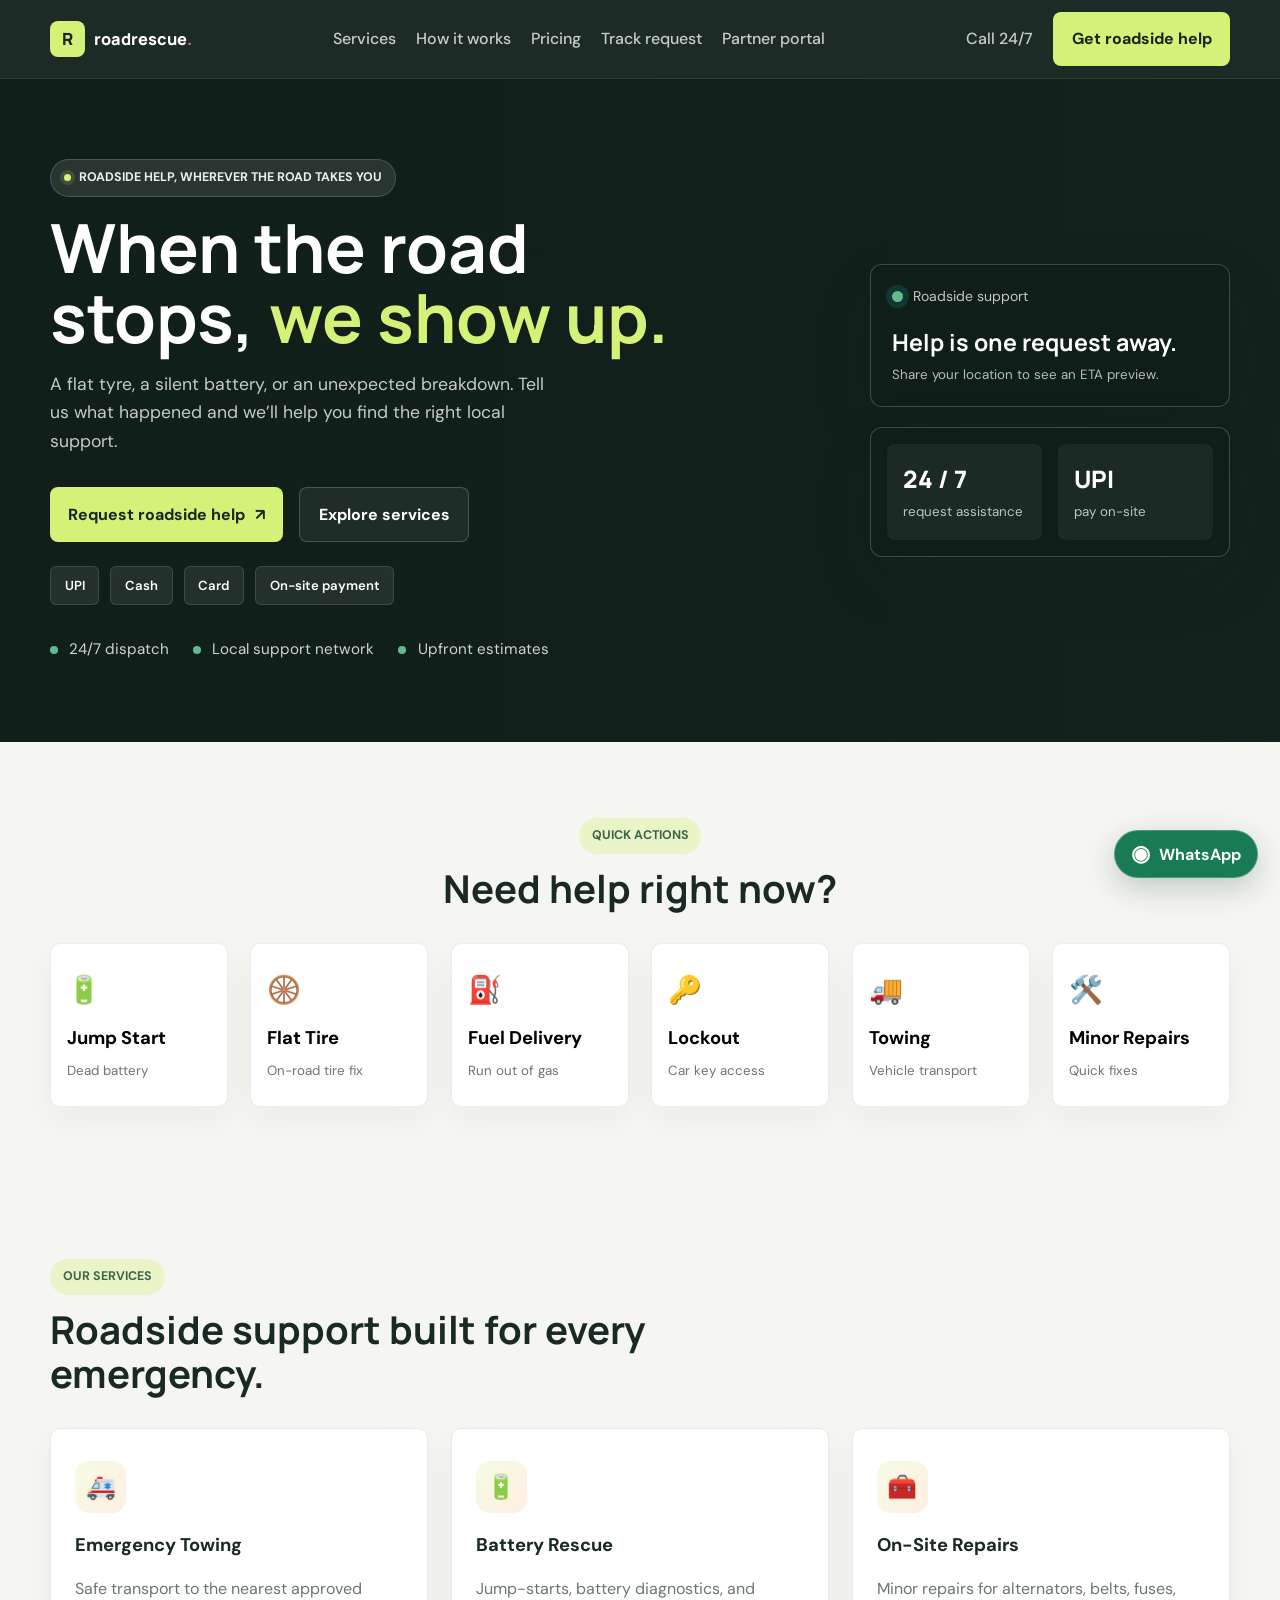
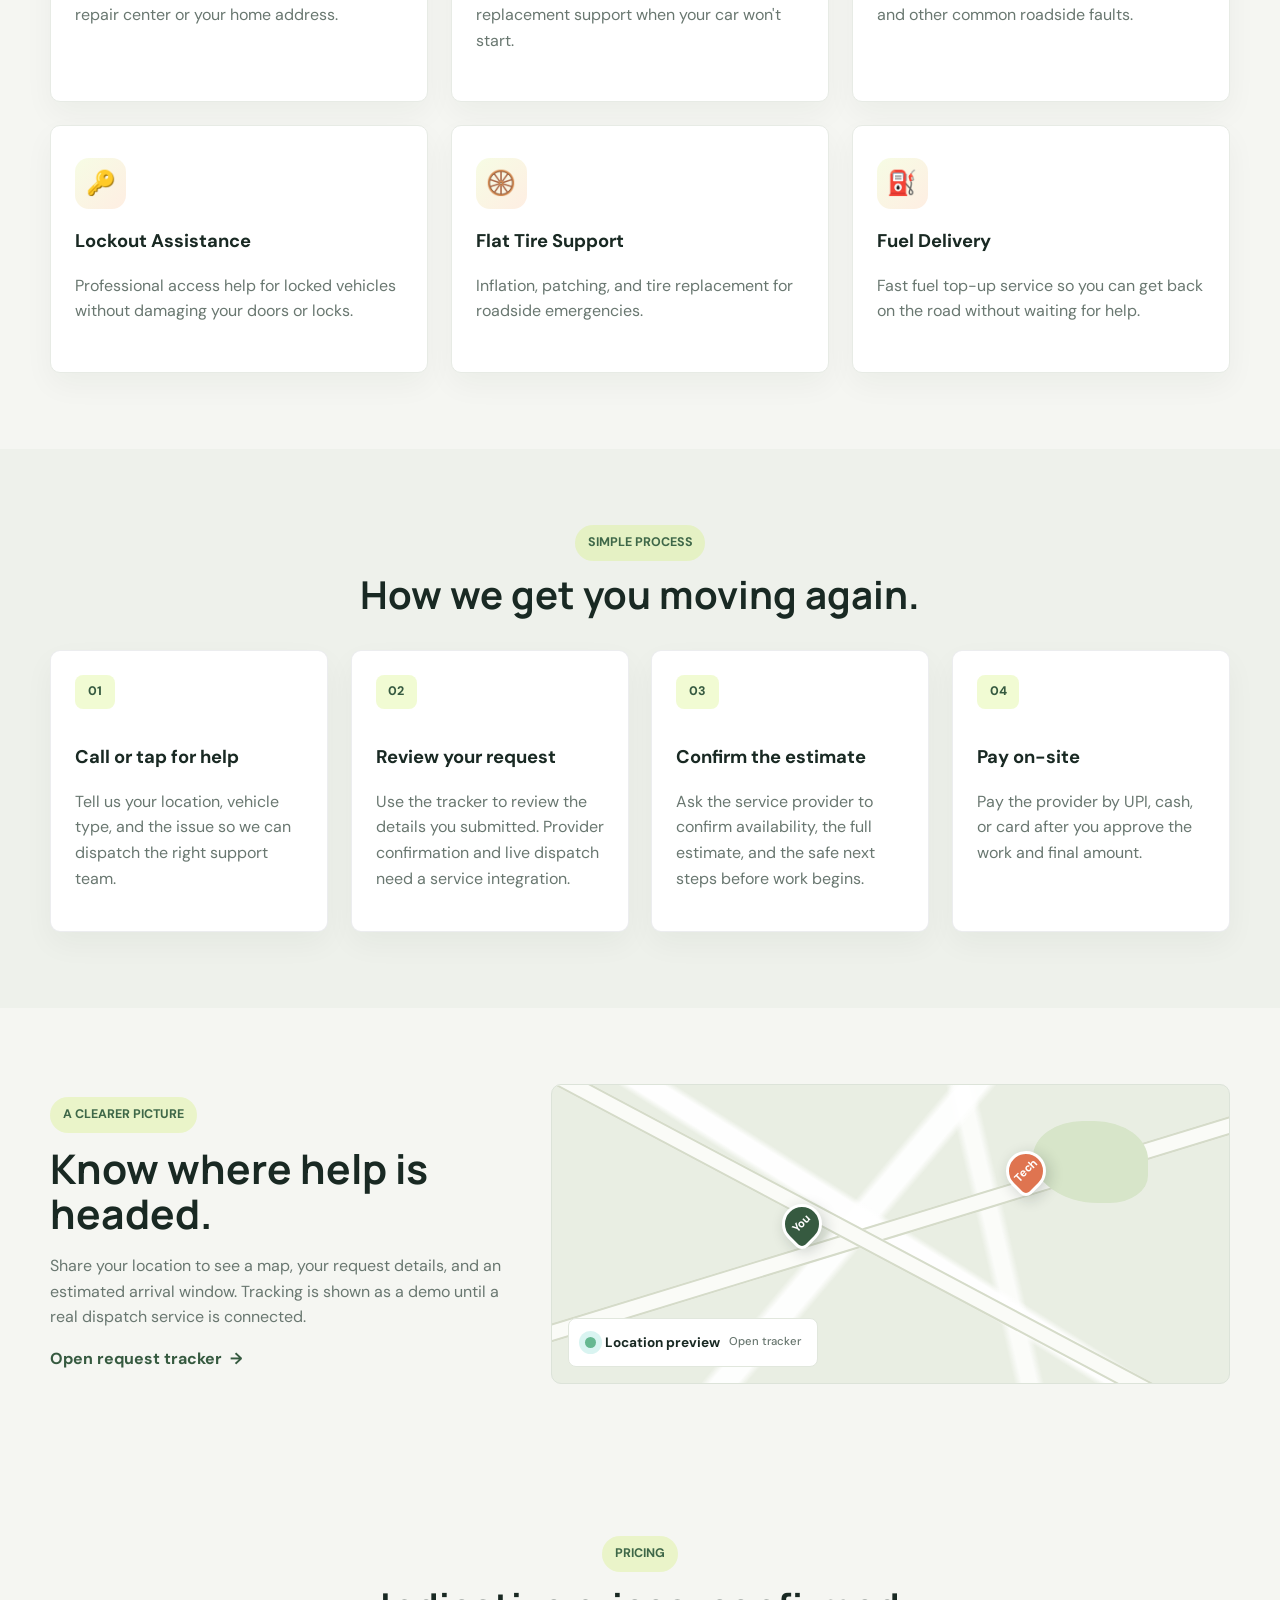
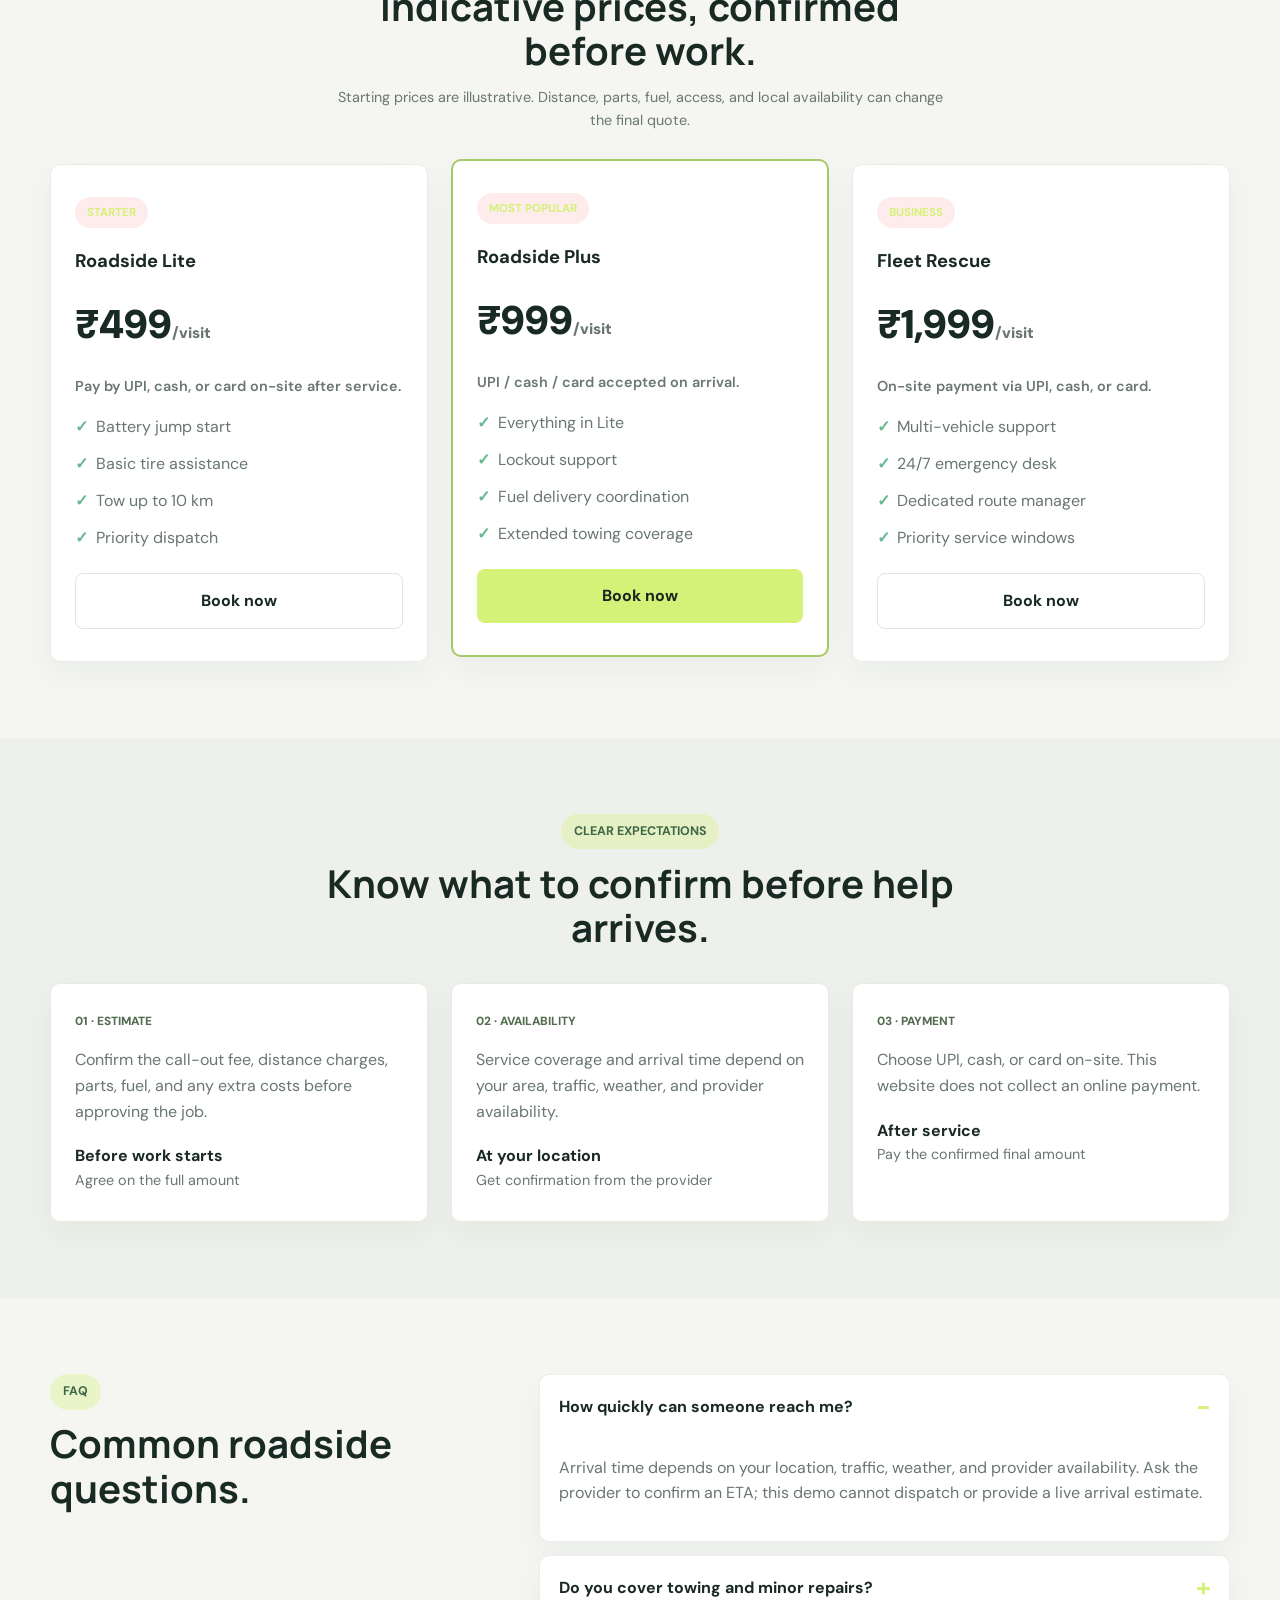
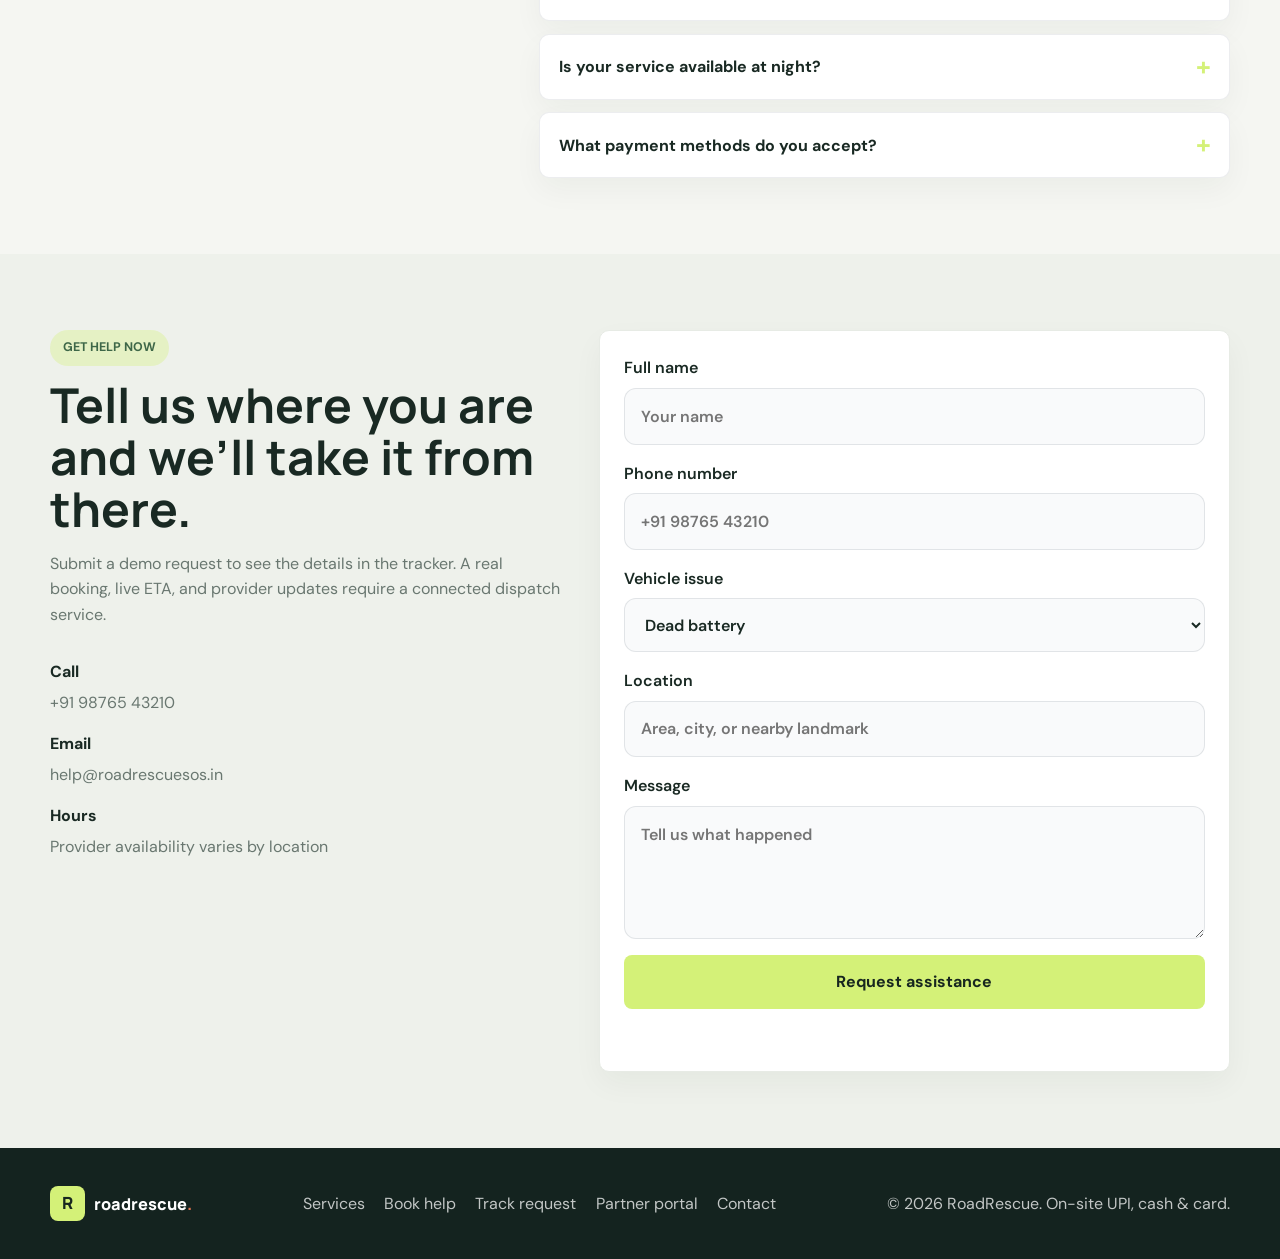
<file: index.html>
<!DOCTYPE html>
<html lang="en">
  <head>
    <meta charset="UTF-8" />
    <meta name="viewport" content="width=device-width, initial-scale=1.0" />
    <meta
      name="description"
      content="Roadside assistance across India. Request a mechanic, towing, battery help, fuel delivery, or tyre support and pay on-site."
    />
    <title>RoadRescue | Roadside assistance, made simple</title>
    <link rel="preconnect" href="https://fonts.googleapis.com" />
    <link rel="preconnect" href="https://fonts.gstatic.com" crossorigin />
    <link
      href="https://fonts.googleapis.com/css2?family=DM+Sans:wght@400;500;600;700&family=Manrope:wght@400;500;600;700;800&display=swap"
      rel="stylesheet"
    />
    <link rel="stylesheet" href="styles.css" />
    <script src="script.js" defer></script>
  </head>
  <body>
    <header class="site-header">
      <div class="container nav-wrap">
        <a href="index.html" class="brand" aria-label="RoadRescue home">
          <span class="brand-mark">R</span>
          <span>roadrescue<span class="brand-period">.</span></span>
        </a>

        <nav class="main-nav" aria-label="Main navigation">
          <a href="services.html">Services</a>
          <a href="#process">How it works</a>
          <a href="#pricing">Pricing</a>
          <a href="tracking.html">Track request</a>
          <a href="portal.html">Partner portal</a>
        </nav>

        <div class="nav-actions">
          <a class="nav-link" href="tel:+919876543210">Call 24/7</a>
          <a class="btn btn-primary" href="booking.html">Get roadside help</a>
        </div>

        <button class="menu-toggle" type="button" aria-label="Toggle menu">
          <span></span>
          <span></span>
          <span></span>
        </button>
      </div>
    </header>

    <main id="top">
      <section class="hero">
        <div class="container hero-grid">
          <div class="hero-copy">
            <span class="eyebrow"><span class="eyebrow-dot"></span> Roadside help, wherever the road takes you</span>
            <h1>When the road stops, <span>we show up.</span></h1>
            <p>
              A flat tyre, a silent battery, or an unexpected breakdown. Tell us what happened and we’ll help you find the right local support.
            </p>

            <div class="hero-actions">
              <a class="btn btn-primary" href="booking.html">Request roadside help <span aria-hidden="true">↗</span></a>
              <a class="btn btn-secondary" href="services.html">Explore services</a>
            </div>

            <div class="payment-badges" aria-label="Accepted payment methods">
              <span>UPI</span>
              <span>Cash</span>
              <span>Card</span>
              <span>On-site payment</span>
            </div>

            <ul class="trust-points" aria-label="Customer trust points">
              <li>24/7 dispatch</li>
              <li>Local support network</li>
              <li>Upfront estimates</li>
            </ul>
          </div>

          <div class="hero-panel" aria-label="Roadside assistance overview">
            <div class="alert-card">
              <div class="alert-top">
                <span class="status-dot"></span>
                <span>Roadside support</span>
              </div>
              <strong>Help is one request away.</strong>
              <small>Share your location to see an ETA preview.</small>
            </div>

            <div class="info-card">
              <div class="mini-stat">
                <span>24 / 7</span>
                <small>request assistance</small>
              </div>
              <div class="mini-stat">
                <span>UPI</span>
                <small>pay on-site</small>
              </div>
            </div>

            <div class="feature-phone">
              <div class="phone-bar"></div>
              <div class="phone-content">
                <p>Emergency assistance</p>
                <ul>
                  <li>Battery jump start</li>
                  <li>Flat tyre support</li>
                  <li>Fuel delivery</li>
                </ul>
              </div>
            </div>
          </div>
        </div>
      </section>

      <section class="quick-actions section-pad">
        <div class="container">
          <div class="section-heading center">
            <span class="eyebrow red">Quick actions</span>
            <h2>Need help right now?</h2>
          </div>

          <div class="action-grid">
            <button class="action-card quick-action-btn" type="button" data-issue="Dead battery">
              <span class="icon">🔋</span>
              <strong>Jump Start</strong>
              <small>Dead battery</small>
            </button>
            <button class="action-card quick-action-btn" type="button" data-issue="Flat tire">
              <span class="icon">🛞</span>
              <strong>Flat Tire</strong>
              <small>On-road tire fix</small>
            </button>
            <button class="action-card quick-action-btn" type="button" data-issue="Fuel delivery">
              <span class="icon">⛽</span>
              <strong>Fuel Delivery</strong>
              <small>Run out of gas</small>
            </button>
            <button class="action-card quick-action-btn" type="button" data-issue="Lockout">
              <span class="icon">🔑</span>
              <strong>Lockout</strong>
              <small>Car key access</small>
            </button>
            <button class="action-card quick-action-btn" type="button" data-issue="Towing">
              <span class="icon">🚚</span>
              <strong>Towing</strong>
              <small>Vehicle transport</small>
            </button>
            <button class="action-card quick-action-btn" type="button" data-issue="Minor repair">
              <span class="icon">🛠️</span>
              <strong>Minor Repairs</strong>
              <small>Quick fixes</small>
            </button>
          </div>
        </div>
      </section>

      <section id="services" class="services section-pad">
        <div class="container">
          <div class="section-heading">
            <span class="eyebrow red">Our services</span>
            <h2>Roadside support built for every emergency.</h2>
          </div>

          <div class="service-grid">
            <article class="service-card">
              <div class="service-icon">🚑</div>
              <h3>Emergency Towing</h3>
              <p>Safe transport to the nearest approved repair center or your home address.</p>
            </article>
            <article class="service-card">
              <div class="service-icon">🔋</div>
              <h3>Battery Rescue</h3>
              <p>Jump-starts, battery diagnostics, and replacement support when your car won't start.</p>
            </article>
            <article class="service-card">
              <div class="service-icon">🧰</div>
              <h3>On-Site Repairs</h3>
              <p>Minor repairs for alternators, belts, fuses, and other common roadside faults.</p>
            </article>
            <article class="service-card">
              <div class="service-icon">🔑</div>
              <h3>Lockout Assistance</h3>
              <p>Professional access help for locked vehicles without damaging your doors or locks.</p>
            </article>
            <article class="service-card">
              <div class="service-icon">🛞</div>
              <h3>Flat Tire Support</h3>
              <p>Inflation, patching, and tire replacement for roadside emergencies.</p>
            </article>
            <article class="service-card">
              <div class="service-icon">⛽</div>
              <h3>Fuel Delivery</h3>
              <p>Fast fuel top-up service so you can get back on the road without waiting for help.</p>
            </article>
          </div>
        </div>
      </section>

      <section id="process" class="process section-pad alt-bg">
        <div class="container">
          <div class="section-heading center">
            <span class="eyebrow red">Simple process</span>
            <h2>How we get you moving again.</h2>
          </div>

          <div class="process-grid">
            <div class="step-card">
              <span class="step-number">01</span>
              <h3>Call or tap for help</h3>
              <p>Tell us your location, vehicle type, and the issue so we can dispatch the right support team.</p>
            </div>
            <div class="step-card">
              <span class="step-number">02</span>
              <h3>Review your request</h3>
              <p>Use the tracker to review the details you submitted. Provider confirmation and live dispatch need a service integration.</p>
            </div>
            <div class="step-card">
              <span class="step-number">03</span>
              <h3>Confirm the estimate</h3>
              <p>Ask the service provider to confirm availability, the full estimate, and the safe next steps before work begins.</p>
            </div>
            <div class="step-card">
              <span class="step-number">04</span>
              <h3>Pay on-site</h3>
              <p>Pay the provider by UPI, cash, or card after you approve the work and final amount.</p>
            </div>
          </div>
        </div>
      </section>

      <section class="tracking-promo section-pad">
        <div class="container tracking-promo-grid">
          <div>
            <span class="eyebrow red">A clearer picture</span>
            <h2>Know where help is headed.</h2>
            <p>Share your location to see a map, your request details, and an estimated arrival window. Tracking is shown as a demo until a real dispatch service is connected.</p>
            <a class="text-link" href="tracking.html">Open request tracker <span aria-hidden="true">→</span></a>
          </div>
          <a class="map-preview" href="tracking.html" aria-label="Open the request tracker map">
            <span class="map-road map-road-one"></span>
            <span class="map-road map-road-two"></span>
            <span class="map-park"></span>
            <span class="map-marker map-marker-user">You</span>
            <span class="map-marker map-marker-tech">Tech</span>
            <span class="map-preview-label"><span class="status-dot"></span> Location preview <small>Open tracker</small></span>
          </a>
        </div>
      </section>

      <section id="pricing" class="pricing section-pad">
        <div class="container">
          <div class="section-heading center">
            <span class="eyebrow red">Pricing</span>
            <h2>Indicative prices, confirmed before work.</h2>
            <p class="pricing-disclaimer">Starting prices are illustrative. Distance, parts, fuel, access, and local availability can change the final quote.</p>
          </div>

          <div class="pricing-grid">
            <article class="price-card">
              <div class="plan-tag">Starter</div>
              <h3>Roadside Lite</h3>
              <div class="price">₹499<span>/visit</span></div>
              <p class="payment-note">Pay by UPI, cash, or card on-site after service.</p>
              <ul>
                <li>Battery jump start</li>
                <li>Basic tire assistance</li>
                <li>Tow up to 10 km</li>
                <li>Priority dispatch</li>
              </ul>
              <button class="btn btn-secondary full-width book-now-btn" type="button" data-issue="Dead battery">Book now</button>
            </article>

            <article class="price-card featured-plan">
              <div class="plan-tag">Most popular</div>
              <h3>Roadside Plus</h3>
              <div class="price">₹999<span>/visit</span></div>
              <p class="payment-note">UPI / cash / card accepted on arrival.</p>
              <ul>
                <li>Everything in Lite</li>
                <li>Lockout support</li>
                <li>Fuel delivery coordination</li>
                <li>Extended towing coverage</li>
              </ul>
              <button class="btn btn-primary full-width book-now-btn" type="button" data-issue="Fuel delivery">Book now</button>
            </article>

            <article class="price-card">
              <div class="plan-tag">Business</div>
              <h3>Fleet Rescue</h3>
              <div class="price">₹1,999<span>/visit</span></div>
              <p class="payment-note">On-site payment via UPI, cash, or card.</p>
              <ul>
                <li>Multi-vehicle support</li>
                <li>24/7 emergency desk</li>
                <li>Dedicated route manager</li>
                <li>Priority service windows</li>
              </ul>
              <button class="btn btn-secondary full-width book-now-btn" type="button" data-issue="Towing">Book now</button>
            </article>
          </div>
        </div>
      </section>

      <section id="reviews" class="testimonials section-pad alt-bg">
        <div class="container">
          <div class="section-heading center">
            <span class="eyebrow red">Clear expectations</span>
            <h2>Know what to confirm before help arrives.</h2>
          </div>

          <div class="testimonial-grid">
            <article class="testimonial-card">
              <div class="stars">01 · Estimate</div>
              <p>Confirm the call-out fee, distance charges, parts, fuel, and any extra costs before approving the job.</p>
              <div class="person">
                <strong>Before work starts</strong>
                <span>Agree on the full amount</span>
              </div>
            </article>
            <article class="testimonial-card">
              <div class="stars">02 · Availability</div>
              <p>Service coverage and arrival time depend on your area, traffic, weather, and provider availability.</p>
              <div class="person">
                <strong>At your location</strong>
                <span>Get confirmation from the provider</span>
              </div>
            </article>
            <article class="testimonial-card">
              <div class="stars">03 · Payment</div>
              <p>Choose UPI, cash, or card on-site. This website does not collect an online payment.</p>
              <div class="person">
                <strong>After service</strong>
                <span>Pay the confirmed final amount</span>
              </div>
            </article>
          </div>
        </div>
      </section>

      <section id="faq" class="faq section-pad">
        <div class="container faq-wrap">
          <div class="section-heading">
            <span class="eyebrow red">FAQ</span>
            <h2>Common roadside questions.</h2>
          </div>

          <div class="faq-list">
            <div class="faq-item active">
              <button class="faq-question" type="button" aria-expanded="true">
                How quickly can someone reach me?
              </button>
              <div class="faq-answer">
                <p>Arrival time depends on your location, traffic, weather, and provider availability. Ask the provider to confirm an ETA; this demo cannot dispatch or provide a live arrival estimate.</p>
              </div>
            </div>
            <div class="faq-item">
              <button class="faq-question" type="button" aria-expanded="false">
                Do you cover towing and minor repairs?
              </button>
              <div class="faq-answer">
                <p>Yes. We provide towing, battery jump starts, tire support, fuel delivery, lockout assistance, and many minor roadside repairs.</p>
              </div>
            </div>
            <div class="faq-item">
              <button class="faq-question" type="button" aria-expanded="false">
                Is your service available at night?
              </button>
              <div class="faq-answer">
                <p>Service hours vary by provider and location. Confirm availability directly before relying on an arrival estimate.</p>
              </div>
            </div>
            <div class="faq-item">
              <button class="faq-question" type="button" aria-expanded="false">
                What payment methods do you accept?
              </button>
              <div class="faq-answer">
                <p>This demo does not collect online payments. If booking with a local provider, confirm the full quote and available on-site methods before work begins.</p>
              </div>
            </div>
          </div>
        </div>
      </section>

      <section id="contact" class="contact section-pad alt-bg">
        <div class="container contact-grid">
          <div class="contact-copy">
            <span class="eyebrow red">Get help now</span>
            <h2>Tell us where you are and we’ll take it from there.</h2>
            <p>
              Submit a demo request to see the details in the tracker. A real booking, live ETA, and provider updates require a connected dispatch service.
            </p>

            <div class="contact-list">
              <div>
                <strong>Call</strong>
                <a href="tel:+919876543210">+91 98765 43210</a>
              </div>
              <div>
                <strong>Email</strong>
                <a href="mailto:help@roadrescuesos.in">help@roadrescuesos.in</a>
              </div>
              <div>
                <strong>Hours</strong>
                <span>Provider availability varies by location</span>
              </div>
            </div>
          </div>

          <form class="contact-form" id="contactForm">
            <label>
              Full name
              <input type="text" name="name" placeholder="Your name" required />
            </label>
            <label>
              Phone number
              <input type="tel" name="phone" placeholder="+91 98765 43210" autocomplete="tel" required />
            </label>
            <label>
              Vehicle issue
              <select name="issue">
                <option>Dead battery</option>
                <option>Flat tire</option>
                <option>Towing</option>
                <option>Fuel delivery</option>
                <option>Lockout</option>
                <option>Other</option>
              </select>
            </label>
            <label>
              Location
              <input type="text" name="location" placeholder="Area, city, or nearby landmark" required />
            </label>
            <label>
              Message
              <textarea name="message" rows="4" placeholder="Tell us what happened"></textarea>
            </label>
            <button class="btn btn-primary full-width" type="submit">Request assistance</button>
            <p class="form-status" aria-live="polite"></p>
          </form>
        </div>
      </section>
    </main>

    <footer class="site-footer">
      <div class="container footer-wrap">
        <div>
          <a href="index.html" class="brand footer-brand">
            <span class="brand-mark">R</span>
            <span>roadrescue<span class="brand-period">.</span></span>
          </a>
        </div>
        <div class="footer-links">
          <a href="services.html">Services</a>
          <a href="booking.html">Book help</a>
          <a href="tracking.html">Track request</a>
          <a href="portal.html">Partner portal</a>
          <a href="mailto:help@roadrescuesos.in">Contact</a>
        </div>
        <p>© <span id="year"></span> RoadRescue. On-site UPI, cash &amp; card.</p>
      </div>
    </footer>

    <a class="whatsapp-fab" href="https://wa.me/919876543210?text=Hi%2C%20I%20need%20roadside%20assistance." target="_blank" rel="noopener noreferrer" aria-label="Chat with RoadRescue on WhatsApp">
      <span class="whatsapp-icon" aria-hidden="true">◉</span><span>WhatsApp</span>
    </a>
  </body>
</html>
</file>
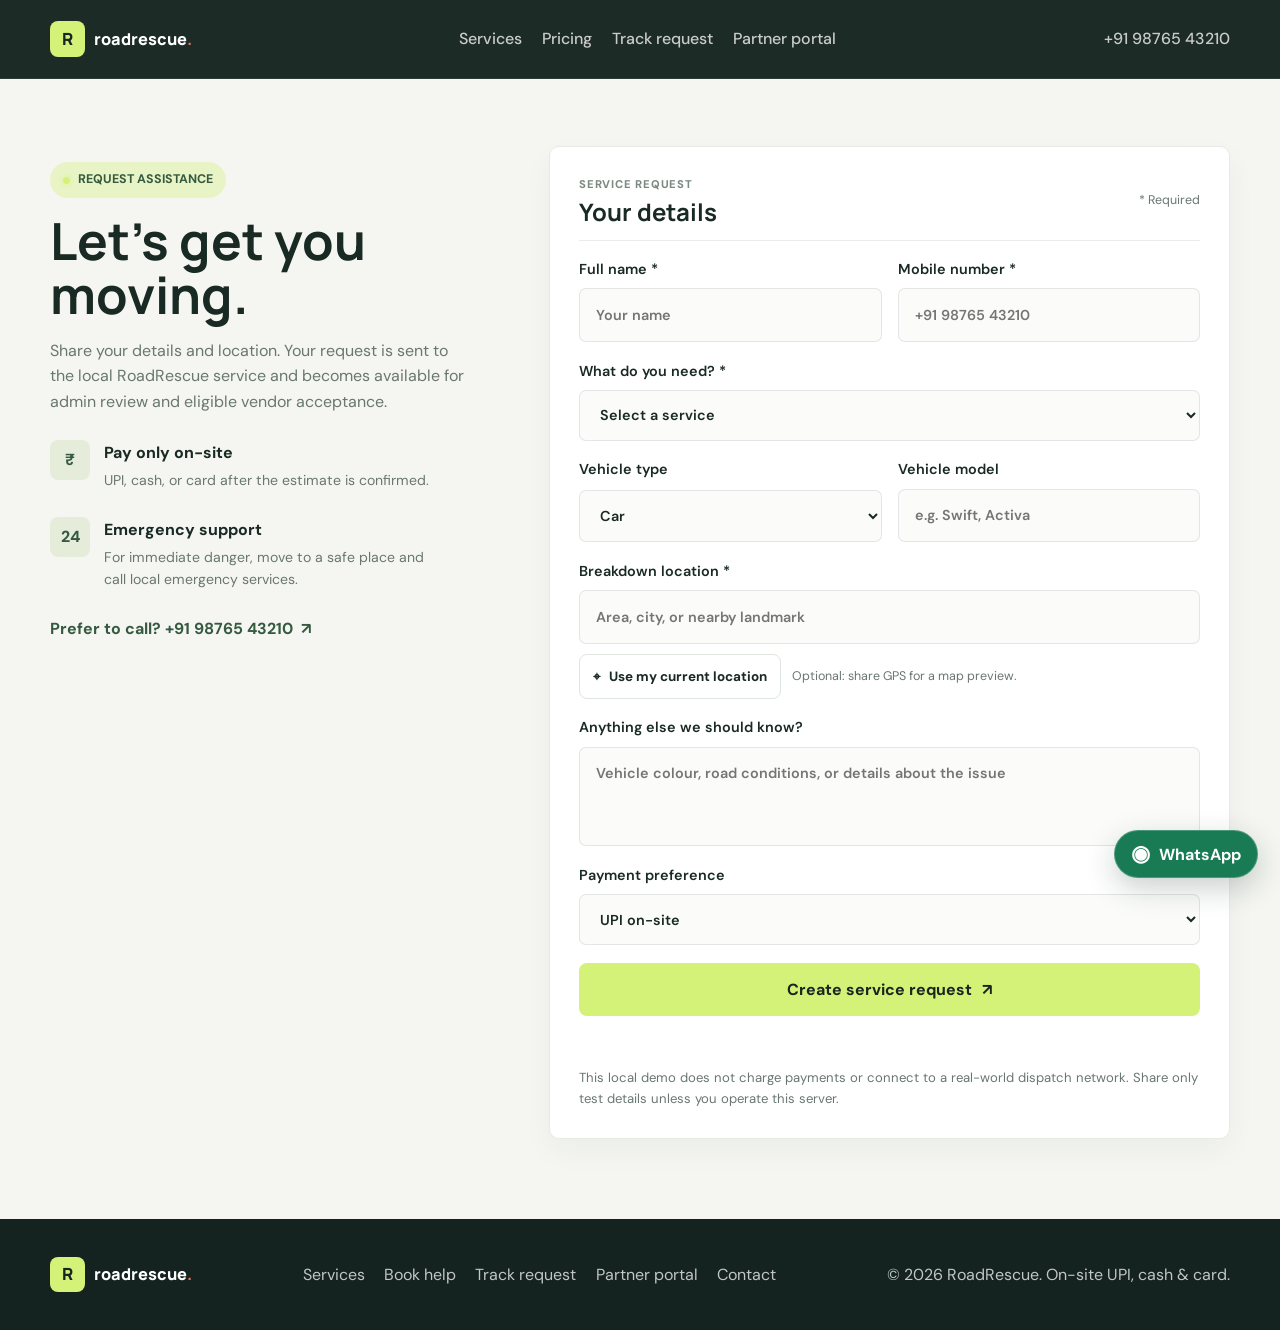
<file: booking.html>
<!DOCTYPE html>
<html lang="en">
  <head>
    <meta charset="UTF-8" />
    <meta name="viewport" content="width=device-width, initial-scale=1.0" />
    <meta name="description" content="Request roadside assistance from RoadRescue. Share your vehicle issue and location to create a service request." />
    <title>Request assistance | RoadRescue</title>
    <link rel="preconnect" href="https://fonts.googleapis.com" />
    <link rel="preconnect" href="https://fonts.gstatic.com" crossorigin />
    <link href="https://fonts.googleapis.com/css2?family=DM+Sans:wght@400;500;600;700&family=Manrope:wght@400;500;600;700;800&display=swap" rel="stylesheet" />
    <link rel="stylesheet" href="styles.css" />
    <script src="script.js" defer></script>
  </head>
  <body>
    <header class="site-header">
      <div class="container nav-wrap">
        <a href="index.html" class="brand" aria-label="RoadRescue home"><span class="brand-mark">R</span><span>roadrescue<span class="brand-period">.</span></span></a>
        <nav class="main-nav" aria-label="Main navigation"><a href="services.html">Services</a><a href="index.html#pricing">Pricing</a><a href="tracking.html">Track request</a><a href="portal.html">Partner portal</a></nav>
        <div class="nav-actions"><a class="nav-link" href="tel:+919876543210">+91 98765 43210</a></div>
        <button class="menu-toggle" type="button" aria-label="Toggle menu" aria-expanded="false"><span></span><span></span><span></span></button>
      </div>
    </header>

    <main class="booking-main">
      <div class="container booking-layout">
        <section class="booking-intro">
          <span class="eyebrow"><span class="eyebrow-dot"></span> Request assistance</span>
          <h1>Let’s get you moving.</h1>
          <p>Share your details and location. Your request is sent to the local RoadRescue service and becomes available for admin review and eligible vendor acceptance.</p>
          <div class="booking-assurance"><span class="assurance-icon">₹</span><div><strong>Pay only on-site</strong><span>UPI, cash, or card after the estimate is confirmed.</span></div></div>
          <div class="booking-assurance"><span class="assurance-icon">24</span><div><strong>Emergency support</strong><span>For immediate danger, move to a safe place and call local emergency services.</span></div></div>
          <a class="text-link" href="tel:+919876543210">Prefer to call? +91 98765 43210 <span aria-hidden="true">↗</span></a>
        </section>

        <form class="contact-form booking-form" id="contactForm">
          <div class="form-heading"><div><span class="form-kicker">SERVICE REQUEST</span><h2>Your details</h2></div><span class="required-note">* Required</span></div>
          <div class="form-two-col">
            <label>Full name *<input type="text" name="name" placeholder="Your name" autocomplete="name" required /></label>
            <label>Mobile number *<input type="tel" name="phone" placeholder="+91 98765 43210" autocomplete="tel" inputmode="tel" required /></label>
          </div>
          <label>What do you need? *<select name="issue" required><option value="Roadside assistance">Select a service</option><option>Dead battery</option><option>Flat tire</option><option>Towing</option><option>Fuel delivery</option><option>Lockout</option><option>Minor repair</option><option>Other</option></select></label>
          <div class="form-two-col">
            <label>Vehicle type<select name="vehicle"><option>Car</option><option>Motorcycle / scooter</option><option>SUV</option><option>Commercial vehicle</option><option>Other</option></select></label>
            <label>Vehicle model<input type="text" name="vehicleModel" placeholder="e.g. Swift, Activa" /></label>
          </div>
          <label>Breakdown location *<input type="text" name="location" placeholder="Area, city, or nearby landmark" autocomplete="street-address" required /></label>
          <div class="location-actions"><button class="btn btn-secondary location-button" id="useLocationButton" type="button"><span aria-hidden="true">⌖</span> Use my current location</button><span id="locationStatus" class="location-status" aria-live="polite">Optional: share GPS for a map preview.</span></div>
          <input type="hidden" name="latitude" /><input type="hidden" name="longitude" />
          <label>Anything else we should know?<textarea name="message" rows="3" placeholder="Vehicle colour, road conditions, or details about the issue"></textarea></label>
          <label>Payment preference<select name="payment"><option>UPI on-site</option><option>Cash on-site</option><option>Card on-site</option></select></label>
          <button class="btn btn-primary full-width" type="submit">Create service request <span aria-hidden="true">↗</span></button>
          <p class="form-status" aria-live="polite"></p>
          <p class="fine-print">This local demo does not charge payments or connect to a real-world dispatch network. Share only test details unless you operate this server.</p>
        </form>
      </div>
    </main>

    <footer class="site-footer"><div class="container footer-wrap"><a href="index.html" class="brand footer-brand"><span class="brand-mark">R</span><span>roadrescue<span class="brand-period">.</span></span></a><div class="footer-links"><a href="services.html">Services</a><a href="booking.html">Book help</a><a href="tracking.html">Track request</a><a href="portal.html">Partner portal</a><a href="mailto:help@roadrescuesos.in">Contact</a></div><p>© <span id="year"></span> RoadRescue. On-site UPI, cash &amp; card.</p></div></footer>
    <a class="whatsapp-fab" href="https://wa.me/919876543210?text=Hi%2C%20I%20need%20roadside%20assistance." target="_blank" rel="noopener noreferrer" aria-label="Chat with RoadRescue on WhatsApp"><span class="whatsapp-icon" aria-hidden="true">◉</span><span>WhatsApp</span></a>
  </body>
</html>
</file>
<file: styles.css>
:root {
  --bg: #14231f;
  --bg-soft: #1c302a;
  --panel: #ffffff;
  --panel-alt: #f4f7fb;
  --text: #192923;
  --muted: #697770;
  --primary: #d4f178;
  --primary-dark: #365a40;
  --primary-soft: rgba(212, 241, 120, 0.2);
  --secondary: #df7450;
  --success: #66b891;
  --shadow: 0 24px 64px rgba(20, 35, 31, 0.11);
  --radius: 12px;
  --radius-sm: 8px;
  --container: 1180px;
}

* {
  box-sizing: border-box;
}

[hidden] {
  display: none !important;
}

html {
  scroll-behavior: smooth;
}

body {
  margin: 0;
  font-family: "DM Sans", sans-serif;
  background: #f5f6f2;
  color: var(--text);
  line-height: 1.6;
}

a {
  text-decoration: none;
  color: inherit;
}

img {
  max-width: 100%;
  display: block;
}

button,
input,
select,
textarea {
  font: inherit;
}

button {
  cursor: pointer;
}

.container {
  width: min(var(--container), calc(100% - 2rem));
  margin: 0 auto;
}

.section-pad {
  padding: 5.5rem 0;
}

.alt-bg {
  background: linear-gradient(180deg, #f1f5f9 0%, #eef4ff 100%);
}

.eyebrow {
  display: inline-flex;
  align-items: center;
  gap: 0.5rem;
  font-size: 0.78rem;
  letter-spacing: 0;
  text-transform: uppercase;
  font-weight: 700;
  color: var(--primary);
  background: var(--primary-soft);
  padding: 0.5rem 0.8rem;
  border-radius: 999px;
}

.eyebrow.red {
  background: rgba(239, 68, 68, 0.1);
}

.section-heading {
  max-width: 640px;
  margin-bottom: 2rem;
}

.section-heading.center {
  text-align: center;
  margin-left: auto;
  margin-right: auto;
}

.section-heading h2 {
  margin: 0.8rem 0 0;
  font-size: clamp(2rem, 3vw, 3rem);
  line-height: 1.15;
  letter-spacing: -0.04em;
}

.site-header {
  position: sticky;
  top: 0;
  z-index: 100;
  background: rgba(15, 23, 42, 0.88);
  backdrop-filter: blur(14px);
  border-bottom: 1px solid rgba(255, 255, 255, 0.08);
}

.nav-wrap {
  display: flex;
  align-items: center;
  justify-content: space-between;
  min-height: 78px;
  gap: 1rem;
}

.brand {
  display: inline-flex;
  align-items: center;
  gap: 0.75rem;
  font-weight: 800;
  color: white;
}

.brand-mark {
  display: grid;
  place-items: center;
  width: 2.2rem;
  height: 2.2rem;
  border-radius: 12px;
  font-size: 1.05rem;
  background: linear-gradient(135deg, var(--primary) 0%, var(--secondary) 100%);
  box-shadow: 0 10px 28px rgba(239, 68, 68, 0.35);
}

.main-nav,
.nav-actions {
  display: flex;
  align-items: center;
  gap: 1.25rem;
}

.main-nav a,
.nav-link {
  color: rgba(255, 255, 255, 0.76);
  font-weight: 500;
  transition: color 0.2s ease;
}

.main-nav a:hover,
.nav-link:hover {
  color: white;
}

.btn {
  display: inline-flex;
  justify-content: center;
  align-items: center;
  border: none;
  border-radius: 999px;
  font-weight: 700;
  padding: 0.95rem 1.5rem;
  transition: transform 0.2s ease, box-shadow 0.2s ease;
}

.btn:hover {
  transform: translateY(-2px);
}

.btn-primary {
  background: linear-gradient(135deg, var(--primary) 0%, var(--secondary) 100%);
  color: white;
  box-shadow: 0 18px 35px rgba(239, 68, 68, 0.28);
}

.btn-secondary {
  background: rgba(255, 255, 255, 0.08);
  color: var(--text);
  border: 1px solid rgba(16, 32, 51, 0.08);
}

.full-width {
  width: 100%;
}

.menu-toggle {
  display: none;
  width: 2.8rem;
  height: 2.8rem;
  border: 1px solid rgba(255, 255, 255, 0.15);
  border-radius: 12px;
  background: rgba(255, 255, 255, 0.04);
  flex-direction: column;
  justify-content: center;
  align-items: center;
  gap: 0.3rem;
}

.menu-toggle span {
  width: 1.2rem;
  height: 2px;
  background: white;
  border-radius: 99px;
}

.hero {
  background:
    radial-gradient(circle at top left, rgba(249, 115, 22, 0.2), transparent 25%),
    radial-gradient(circle at bottom right, rgba(239, 68, 68, 0.18), transparent 30%),
    linear-gradient(135deg, #0f172a 0%, #101c35 100%);
  color: white;
  padding: 5.5rem 0 4.5rem;
}

.hero-grid {
  display: grid;
  grid-template-columns: 1.1fr 0.9fr;
  align-items: center;
  gap: 2rem;
}

.hero-copy h1 {
  font-size: clamp(2.8rem, 6vw, 5rem);
  line-height: 0.96;
  letter-spacing: -0.06em;
  margin: 1rem 0;
  max-width: 620px;
}

.hero-copy p {
  font-size: 1.1rem;
  color: rgba(255, 255, 255, 0.75);
  max-width: 560px;
}

.hero-actions {
  display: flex;
  flex-wrap: wrap;
  gap: 1rem;
  margin-top: 2rem;
}

.hero-actions .btn-secondary {
  background: rgba(255, 255, 255, 0.06);
  color: white;
  border-color: rgba(255, 255, 255, 0.2);
}

.payment-badges {
  display: flex;
  flex-wrap: wrap;
  gap: 0.7rem;
  margin-top: 1.5rem;
}

.payment-badges span {
  display: inline-flex;
  align-items: center;
  justify-content: center;
  background: rgba(255, 255, 255, 0.08);
  border: 1px solid rgba(255, 255, 255, 0.12);
  color: white;
  border-radius: 999px;
  padding: 0.5rem 0.85rem;
  font-weight: 600;
  font-size: 0.82rem;
}

.trust-points {
  list-style: none;
  padding: 0;
  margin: 2rem 0 0;
  display: flex;
  flex-wrap: wrap;
  gap: 1rem 1.5rem;
  color: rgba(255, 255, 255, 0.8);
  font-size: 0.95rem;
}

.trust-points li {
  position: relative;
  padding-left: 1.2rem;
}

.trust-points li::before {
  content: "";
  position: absolute;
  left: 0;
  top: 0.55rem;
  width: 0.5rem;
  height: 0.5rem;
  border-radius: 50%;
  background: var(--success);
}

.hero-panel {
  position: relative;
  display: grid;
  gap: 1.2rem;
  justify-items: center;
}

.alert-card,
.info-card,
.feature-phone {
  width: min(100%, 430px);
  border-radius: 24px;
  background: rgba(255, 255, 255, 0.08);
  border: 1px solid rgba(255, 255, 255, 0.12);
  box-shadow: var(--shadow);
}

.alert-card {
  padding: 1.25rem 1.3rem;
}

.alert-top {
  display: flex;
  align-items: center;
  gap: 0.6rem;
  font-size: 0.88rem;
  color: rgba(255, 255, 255, 0.75);
}

.status-dot {
  width: 0.7rem;
  height: 0.7rem;
  border-radius: 50%;
  background: var(--success);
  box-shadow: 0 0 0 6px rgba(20, 184, 166, 0.16);
}

.alert-card strong {
  display: block;
  font-size: 1.8rem;
  margin-top: 1rem;
  letter-spacing: -0.04em;
}

.alert-card small {
  color: rgba(255, 255, 255, 0.7);
}

.info-card {
  display: grid;
  grid-template-columns: repeat(2, minmax(0, 1fr));
  gap: 1rem;
  padding: 1rem;
}

.mini-stat {
  background: rgba(255, 255, 255, 0.05);
  border-radius: 18px;
  padding: 1rem;
}

.mini-stat span {
  display: block;
  font-size: 1.8rem;
  font-weight: 800;
}

.mini-stat small {
  color: rgba(255, 255, 255, 0.72);
}

.feature-phone {
  padding: 1rem;
}

.phone-bar {
  width: 30%;
  height: 0.45rem;
  border-radius: 99px;
  background: rgba(255, 255, 255, 0.25);
  margin: 0 auto 1rem;
}

.phone-content p {
  font-weight: 700;
  margin-bottom: 0.5rem;
  color: white;
}

.phone-content ul {
  margin: 0;
  padding-left: 1.1rem;
  color: rgba(255, 255, 255, 0.76);
}

.action-grid,
.service-grid,
.process-grid,
.pricing-grid,
.testimonial-grid {
  display: grid;
  gap: 1.4rem;
}

.action-grid {
  grid-template-columns: repeat(6, minmax(0, 1fr));
  margin-top: 2rem;
}

.action-card {
  border: 1px solid rgba(16, 32, 51, 0.08);
  background: white;
  padding: 1.5rem 1rem;
  text-align: left;
  border-radius: 18px;
  box-shadow: 0 10px 25px rgba(15, 23, 42, 0.04);
  transition: transform 0.2s ease, box-shadow 0.2s ease;
}

.action-card:hover {
  transform: translateY(-4px);
  box-shadow: 0 15px 28px rgba(15, 23, 42, 0.08);
}

.icon {
  display: inline-flex;
  font-size: 1.7rem;
  margin-bottom: 0.8rem;
}

.action-card strong,
.service-card h3,
.step-card h3,
.price-card h3 {
  display: block;
  font-size: 1.15rem;
  margin-bottom: 0.2rem;
}

.action-card small,
.service-card p,
.step-card p,
.price-card li,
.contact-copy p,
.testimonial-card p,
.faq-answer p {
  color: var(--muted);
}

.service-grid {
  grid-template-columns: repeat(3, minmax(0, 1fr));
}

.service-card {
  background: white;
  border-radius: var(--radius);
  padding: 2rem 1.5rem;
  box-shadow: 0 18px 35px rgba(15, 23, 42, 0.04);
  border: 1px solid rgba(16, 32, 51, 0.06);
}

.service-icon {
  display: grid;
  place-items: center;
  width: 3.2rem;
  height: 3.2rem;
  border-radius: 14px;
  font-size: 1.5rem;
  background: linear-gradient(135deg, var(--primary-soft), rgba(249, 115, 22, 0.12));
  margin-bottom: 1rem;
}

.process-grid {
  grid-template-columns: repeat(4, minmax(0, 1fr));
}

.step-card {
  background: white;
  border: 1px solid rgba(16, 32, 51, 0.08);
  border-radius: var(--radius);
  padding: 1.5rem;
  box-shadow: 0 15px 28px rgba(15, 23, 42, 0.04);
}

.step-number {
  display: inline-block;
  padding: 0.45rem 0.8rem;
  border-radius: 999px;
  color: var(--primary);
  background: rgba(239, 68, 68, 0.1);
  font-weight: 800;
  font-size: 0.78rem;
  margin-bottom: 1rem;
}

.pricing-grid {
  grid-template-columns: repeat(3, minmax(0, 1fr));
}

.price-card {
  background: white;
  border-radius: var(--radius);
  padding: 2rem 1.5rem;
  border: 1px solid rgba(16, 32, 51, 0.08);
  box-shadow: 0 18px 35px rgba(15, 23, 42, 0.04);
}

.featured-plan {
  position: relative;
  border: 2px solid rgba(239, 68, 68, 0.25);
  transform: translateY(-8px);
}

.plan-tag {
  display: inline-block;
  font-size: 0.72rem;
  font-weight: 700;
  letter-spacing: 0.08em;
  text-transform: uppercase;
  color: var(--primary);
  background: rgba(239, 68, 68, 0.1);
  border-radius: 999px;
  padding: 0.4rem 0.75rem;
}

.price {
  margin: 1rem 0 1.2rem;
  font-size: 2.5rem;
  font-weight: 900;
  letter-spacing: -0.06em;
}

.price span {
  font-size: 0.95rem;
  color: var(--muted);
}

.payment-note {
  margin: 0.5rem 0 1rem;
  color: var(--muted);
  font-size: 0.9rem;
  font-weight: 600;
}

.price-card ul {
  list-style: none;
  padding: 0;
  margin: 0 0 1.4rem;
  display: grid;
  gap: 0.7rem;
}

.price-card li {
  position: relative;
  padding-left: 1.3rem;
}

.price-card li::before {
  content: "✓";
  position: absolute;
  left: 0;
  color: var(--success);
  font-weight: 800;
}

.testimonial-grid {
  grid-template-columns: repeat(3, minmax(0, 1fr));
}

.testimonial-card {
  background: white;
  border-radius: 20px;
  box-shadow: 0 14px 28px rgba(15, 23, 42, 0.05);
  border: 1px solid rgba(16, 32, 51, 0.07);
  padding: 1.8rem 1.5rem;
}

.stars {
  color: #fbbf24;
  letter-spacing: 0.12em;
  margin-bottom: 1rem;
}

.person {
  display: flex;
  flex-direction: column;
  margin-top: 1.2rem;
}

.person strong {
  font-size: 1rem;
}

.person span {
  color: var(--muted);
  font-size: 0.9rem;
}

.faq-wrap {
  display: grid;
  grid-template-columns: 0.8fr 1.2fr;
  align-items: start;
  gap: 1.8rem;
}

.faq-list {
  display: grid;
  gap: 0.8rem;
}

.faq-item {
  background: white;
  border: 1px solid rgba(16, 32, 51, 0.08);
  border-radius: 18px;
  overflow: hidden;
}

.faq-question {
  position: relative;
  width: 100%;
  border: none;
  background: transparent;
  text-align: left;
  padding: 1.2rem 3.2rem 1.2rem 1.2rem;
  font-weight: 700;
  color: var(--text);
}

.faq-question::after {
  content: "+";
  position: absolute;
  right: 1.1rem;
  top: 50%;
  transform: translateY(-50%);
  font-size: 1.6rem;
  color: var(--primary);
}

.faq-item.active .faq-question::after {
  content: "−";
}

.faq-answer {
  display: none;
  padding: 0 1.2rem 1.2rem;
}

.faq-item.active .faq-answer {
  display: block;
}

.contact-grid {
  display: grid;
  grid-template-columns: 0.9fr 1.1fr;
  gap: 2rem;
  align-items: start;
}

.contact-copy h2 {
  margin: 0.8rem 0 0.8rem;
  font-size: clamp(2rem, 4vw, 3rem);
  line-height: 1.08;
  letter-spacing: -0.05em;
}

.contact-list {
  display: grid;
  gap: 1rem;
  margin-top: 2rem;
}

.contact-list strong {
  display: block;
  margin-bottom: 0.3rem;
}

.contact-list a,
.contact-list span {
  color: var(--muted);
}

.contact-form {
  background: white;
  border-radius: var(--radius);
  border: 1px solid rgba(16, 32, 51, 0.08);
  padding: 1.5rem;
  box-shadow: 0 18px 35px rgba(15, 23, 42, 0.08);
  display: grid;
  gap: 1rem;
}

.contact-form label {
  display: grid;
  gap: 0.45rem;
  font-weight: 600;
  color: var(--text);
}

.contact-form input,
.contact-form select,
.contact-form textarea {
  width: 100%;
  border: 1px solid rgba(16, 32, 51, 0.1);
  border-radius: 12px;
  padding: 0.9rem 1rem;
  background: #f9fafb;
  color: var(--text);
}

.contact-form input:focus,
.contact-form select:focus,
.contact-form textarea:focus {
  outline: 2px solid rgba(239, 68, 68, 0.15);
  border-color: rgba(239, 68, 68, 0.45);
}

.form-status {
  min-height: 1.4rem;
  margin: 0;
  color: var(--success);
  font-weight: 600;
}

.site-footer {
  background: #0f172a;
  color: rgba(255, 255, 255, 0.74);
  padding: 1.4rem 0;
}

.footer-wrap {
  display: flex;
  align-items: center;
  justify-content: space-between;
  gap: 1rem;
  flex-wrap: wrap;
}

.footer-brand {
  color: white;
}

.footer-links {
  display: flex;
  gap: 1.2rem;
  flex-wrap: wrap;
}

.brand,
.section-heading h2,
.hero-copy h1,
.contact-copy h2,
.page-hero h1,
.booking-intro h1,
.tracking-heading h1,
.service-bottom-inner h2 {
  font-family: "Manrope", sans-serif;
}

.brand {
  gap: 0.55rem;
  font-size: 1.02rem;
  letter-spacing: 0;
}

.brand-mark {
  color: #17261f;
  background: var(--primary);
  border-radius: 8px;
  box-shadow: none;
}

.brand-period {
  color: var(--secondary);
}

.site-header {
  background: rgba(20, 35, 31, 0.96);
}

.main-nav a.active {
  color: var(--primary);
}

.btn {
  border-radius: 8px;
  padding: 0.88rem 1.15rem;
  gap: 0.6rem;
}

.btn-primary {
  color: #17261f;
  background: var(--primary);
  box-shadow: none;
}

.btn-primary:hover {
  background: #e1f89a;
  box-shadow: 0 10px 24px rgba(212, 241, 120, 0.18);
}

.btn-secondary {
  background: white;
  border-color: #dfe5df;
  color: var(--text);
}

.hero {
  position: relative;
  isolation: isolate;
  min-height: 600px;
  display: grid;
  align-items: center;
  background:
    linear-gradient(90deg, rgba(17, 31, 26, 0.96) 0%, rgba(17, 31, 26, 0.88) 48%, rgba(17, 31, 26, 0.3) 100%),
    url("https://images.unsplash.com/photo-1486262715619-67b85e0b08d3?auto=format&fit=crop&w=1800&q=85") center 54% / cover,
    #14231f;
  padding: 5rem 0;
}

.hero-grid {
  grid-template-columns: 1fr 0.78fr;
}

.hero-copy h1 {
  max-width: 690px;
  font-size: clamp(2.8rem, 5.3vw, 4.7rem);
  line-height: 1.03;
  letter-spacing: 0;
  font-weight: 700;
}

.hero-copy h1 span {
  color: var(--primary);
}

.hero-copy p {
  max-width: 510px;
  color: rgba(255, 255, 255, 0.76);
}

.hero .eyebrow {
  color: #e8f1e7;
  background: rgba(255, 255, 255, 0.1);
  border: 1px solid rgba(255, 255, 255, 0.16);
}

.eyebrow-dot {
  width: 7px;
  height: 7px;
  border-radius: 50%;
  background: var(--primary);
  box-shadow: 0 0 0 4px rgba(212, 241, 120, 0.14);
}

.hero-actions .btn-primary {
  color: #17261f;
}

.hero-panel {
  justify-items: end;
}

.alert-card,
.info-card,
.feature-phone {
  border-radius: 12px;
  background: rgba(17, 31, 26, 0.8);
  border-color: rgba(255, 255, 255, 0.2);
  backdrop-filter: blur(16px);
}

.alert-card {
  width: min(100%, 360px);
}

.alert-card strong {
  font-family: "Manrope", sans-serif;
  font-size: 1.45rem;
  letter-spacing: 0;
}

.info-card,
.feature-phone {
  width: min(100%, 360px);
}

.mini-stat {
  border-radius: 8px;
}

.mini-stat span {
  font-family: "Manrope", sans-serif;
  font-size: 1.5rem;
}

.feature-phone {
  display: none;
}

.payment-badges span {
  border-radius: 6px;
  background: rgba(255, 255, 255, 0.08);
}

.section-pad {
  padding: 4.75rem 0;
}

.section-heading h2,
.contact-copy h2,
.tracking-promo h2 {
  font-weight: 700;
  letter-spacing: 0;
}

.eyebrow.red {
  color: #3e6748;
  background: rgba(212, 241, 120, 0.34);
}

.action-card,
.service-card,
.step-card,
.price-card,
.testimonial-card,
.faq-item,
.contact-form {
  border-radius: 10px;
  box-shadow: 0 12px 30px rgba(20, 35, 31, 0.045);
}

.service-card,
.price-card,
.testimonial-card,
.contact-form {
  border-color: #e7ebe5;
}

.featured-plan {
  border-color: #a6c964;
  transform: translateY(-5px);
}

.plan-tag {
  letter-spacing: 0;
}

.price {
  letter-spacing: 0;
}

.pricing-disclaimer {
  max-width: 620px;
  margin: 0.8rem auto 2rem;
  color: var(--muted);
  text-align: center;
  font-size: 0.9rem;
}

.stars {
  color: #536c50;
  font-size: 0.74rem;
  font-weight: 800;
  letter-spacing: 0;
  text-transform: uppercase;
}

.step-number {
  border-radius: 8px;
  color: #365a40;
  background: rgba(212, 241, 120, 0.32);
}

.alt-bg {
  background: #eef1eb;
}

.tracking-promo-grid {
  display: grid;
  grid-template-columns: 0.8fr 1.2fr;
  align-items: center;
  gap: 3rem;
}

.tracking-promo h2 {
  margin: 0.9rem 0 0.75rem;
  font: 700 2.55rem/1.1 "Manrope", sans-serif;
}

.tracking-promo p {
  max-width: 490px;
  color: var(--muted);
}

.text-link {
  display: inline-flex;
  align-items: center;
  gap: 0.5rem;
  color: #365a40;
  font-weight: 700;
}

.text-link:hover {
  color: #bd5838;
}

.map-preview {
  position: relative;
  display: block;
  min-height: 300px;
  overflow: hidden;
  border: 1px solid #dce3d9;
  border-radius: 10px;
  background-color: #e9eee3;
  background-image: linear-gradient(32deg, transparent 47%, rgba(255, 255, 255, 0.95) 48%, rgba(255, 255, 255, 0.95) 51%, transparent 52%), linear-gradient(130deg, transparent 43%, rgba(255, 255, 255, 0.92) 44%, rgba(255, 255, 255, 0.92) 47%, transparent 48%), linear-gradient(77deg, transparent 62%, rgba(255, 255, 255, 0.8) 63%, rgba(255, 255, 255, 0.8) 65%, transparent 66%);
}

.map-road {
  position: absolute;
  height: 18px;
  width: 120%;
  left: -8%;
  top: 44%;
  transform: rotate(-17deg);
  border-block: 2px solid #d5dbc9;
  background: #fafbf7;
}

.map-road-two {
  top: 56%;
  transform: rotate(28deg);
}

.map-park {
  position: absolute;
  width: 115px;
  height: 82px;
  right: 12%;
  top: 12%;
  border-radius: 48% 52% 37% 63%;
  background: #d7e5c9;
}

.map-marker {
  position: absolute;
  z-index: 2;
  display: grid;
  place-items: center;
  width: 40px;
  height: 40px;
  border: 3px solid white;
  border-radius: 50% 50% 50% 8px;
  color: white;
  font-size: 0.72rem;
  font-weight: 700;
  transform: rotate(-45deg);
  box-shadow: 0 5px 15px rgba(20, 35, 31, 0.2);
}

.map-marker-user {
  left: 34%;
  top: 40%;
  background: #365a40;
}

.map-marker-tech {
  left: 67%;
  top: 22%;
  background: #df7450;
}

.map-marker::first-letter {
  transform: rotate(45deg);
}

.map-preview-label {
  position: absolute;
  z-index: 3;
  left: 1rem;
  bottom: 1rem;
  display: flex;
  align-items: center;
  gap: 0.55rem;
  border: 1px solid #e1e7dd;
  border-radius: 8px;
  padding: 0.8rem 1rem;
  background: white;
  color: var(--text);
  font-size: 0.85rem;
  font-weight: 700;
}

.map-preview-label small {
  color: var(--muted);
  font-weight: 500;
}

.site-footer {
  background: #14231f;
}

.footer-wrap {
  padding: 0.25rem 0;
}

.footer-links a:hover {
  color: var(--primary);
}

.whatsapp-fab {
  position: fixed;
  z-index: 120;
  right: 1.35rem;
  bottom: 1.35rem;
  display: inline-flex;
  align-items: center;
  gap: 0.6rem;
  min-height: 48px;
  padding: 0 1rem;
  border: 1px solid rgba(255, 255, 255, 0.22);
  border-radius: 999px;
  background: #187b53;
  color: white;
  font-weight: 700;
  box-shadow: 0 10px 30px rgba(20, 35, 31, 0.22);
  transition: transform 0.2s ease, background 0.2s ease;
}

.whatsapp-fab:hover {
  transform: translateY(-2px);
  background: #126843;
}

.whatsapp-icon {
  font-size: 1.35rem;
  line-height: 1;
}

.page-hero {
  padding: 5.2rem 0 4.6rem;
  color: white;
  background: linear-gradient(110deg, rgba(20, 35, 31, 0.96), rgba(20, 35, 31, 0.78)), url("https://images.unsplash.com/photo-1486262715619-67b85e0b08d3?auto=format&fit=crop&w=1600&q=80") center 56% / cover;
}

.page-hero-content {
  max-width: var(--container);
}

.page-hero h1,
.booking-intro h1,
.tracking-heading h1 {
  max-width: 760px;
  margin: 1rem 0 0.8rem;
  font-size: clamp(2.4rem, 5vw, 4rem);
  line-height: 1.05;
  font-weight: 700;
}

.page-hero p {
  max-width: 570px;
  color: rgba(255, 255, 255, 0.76);
}

.page-hero .eyebrow,
.booking-intro .eyebrow,
.tracking-heading .eyebrow {
  color: white;
  background: rgba(255, 255, 255, 0.1);
  border: 1px solid rgba(255, 255, 255, 0.18);
}

.service-list {
  border-top: 1px solid #dfe5dc;
}

.service-row {
  display: grid;
  grid-template-columns: 54px minmax(0, 1fr) 210px;
  align-items: center;
  gap: 1.2rem;
  padding: 1.55rem 0;
  border-bottom: 1px solid #dfe5dc;
}

.service-row-icon {
  display: grid;
  place-items: center;
  width: 44px;
  height: 44px;
  border-radius: 8px;
  background: #e5edda;
  color: #365a40;
  font-weight: 800;
}

.service-row h2 {
  margin: 0 0 0.35rem;
  font: 700 1.18rem/1.3 "Manrope", sans-serif;
}

.service-row p {
  max-width: 700px;
  margin: 0;
  color: var(--muted);
  font-size: 0.94rem;
}

.service-row-action {
  display: grid;
  justify-items: end;
  gap: 0.45rem;
  text-align: right;
}

.service-row-action > span {
  font-size: 0.88rem;
  font-weight: 700;
}

.fine-print {
  color: var(--muted);
  font-size: 0.82rem;
}

.service-bottom-cta {
  padding: 2.6rem 0;
  background: #e9eee3;
}

.service-bottom-inner {
  display: flex;
  align-items: center;
  justify-content: space-between;
  gap: 1.5rem;
}

.service-bottom-inner h2 {
  margin: 0.55rem 0 0;
  font-size: 1.8rem;
}

.booking-main,
.tracking-main {
  min-height: calc(100vh - 160px);
  padding: 4.2rem 0 5rem;
  background: #f5f6f2;
}

.booking-layout {
  display: grid;
  grid-template-columns: minmax(250px, 0.78fr) minmax(0, 1.22fr);
  align-items: start;
  gap: 4rem;
}

.booking-intro {
  position: sticky;
  top: 110px;
  padding-top: 1rem;
}

.booking-intro h1 {
  font-size: clamp(2.3rem, 4vw, 3.4rem);
}

.booking-intro > p {
  max-width: 420px;
  color: var(--muted);
}

.booking-intro .eyebrow {
  color: #365a40;
  background: rgba(212, 241, 120, 0.36);
  border: 0;
}

.booking-assurance {
  display: flex;
  align-items: flex-start;
  gap: 0.85rem;
  margin: 1.6rem 0;
}

.assurance-icon {
  display: grid;
  flex: 0 0 40px;
  place-items: center;
  height: 40px;
  border-radius: 8px;
  background: #e5edda;
  color: #365a40;
  font-weight: 800;
}

.booking-assurance strong,
.booking-assurance span:not(.assurance-icon) {
  display: block;
}

.booking-assurance div span {
  max-width: 330px;
  margin-top: 0.2rem;
  color: var(--muted);
  font-size: 0.88rem;
}

.booking-form {
  gap: 1.1rem;
  padding: 1.8rem;
}

.form-heading {
  display: flex;
  align-items: center;
  justify-content: space-between;
  padding-bottom: 0.8rem;
  border-bottom: 1px solid #e9ece7;
}

.form-kicker,
.card-overline {
  display: block;
  color: #7c8981;
  font-size: 0.7rem;
  font-weight: 800;
  letter-spacing: 0.07em;
}

.form-heading h2 {
  margin: 0.25rem 0 0;
  font: 700 1.5rem/1.2 "Manrope", sans-serif;
}

.required-note {
  color: var(--muted);
  font-size: 0.78rem;
}

.form-two-col {
  display: grid;
  grid-template-columns: repeat(2, minmax(0, 1fr));
  gap: 1rem;
}

.booking-form label {
  font-size: 0.9rem;
}

.booking-form input,
.booking-form select,
.booking-form textarea {
  border-radius: 7px;
  background: #fbfcfa;
}

.location-actions {
  display: flex;
  align-items: center;
  flex-wrap: wrap;
  gap: 0.7rem;
  margin-top: -0.45rem;
}

.location-button {
  padding: 0.65rem 0.8rem;
  font-size: 0.84rem;
}

.location-status {
  color: var(--muted);
  font-size: 0.78rem;
}

.form-status-error {
  color: #b64d37;
}

.booking-form .fine-print {
  margin: -0.4rem 0 0;
}

.tracking-heading {
  display: flex;
  justify-content: space-between;
  align-items: end;
  gap: 1.5rem;
  margin-bottom: 1.2rem;
}

.tracking-heading h1 {
  margin-top: 0.7rem;
  font-size: clamp(2.2rem, 4vw, 3rem);
}

.tracking-heading p {
  margin: 0;
  color: var(--muted);
}

.tracking-heading .eyebrow {
  color: #365a40;
  background: rgba(212, 241, 120, 0.36);
  border: 0;
}

.demo-notice {
  display: flex;
  align-items: baseline;
  gap: 0.65rem;
  margin-bottom: 1.2rem;
  padding: 0.85rem 1rem;
  border: 1px solid #e8ddc8;
  border-radius: 8px;
  background: #fff8e9;
  color: #715a32;
  font-size: 0.84rem;
}

.demo-notice strong {
  flex: 0 0 auto;
}

.tracking-layout {
  display: grid;
  grid-template-columns: minmax(0, 1.45fr) minmax(310px, 0.7fr);
  align-items: start;
  gap: 1.2rem;
}

.tracking-map-column,
.tracking-details > * {
  overflow: hidden;
  border: 1px solid #e3e8e0;
  border-radius: 9px;
  background: white;
}

.tracking-map {
  width: 100%;
  height: 540px;
  background: #e8eee4;
}

.map-legend {
  display: flex;
  flex-wrap: wrap;
  align-items: center;
  gap: 0.7rem 1.2rem;
  padding: 0.85rem 1rem;
  color: var(--muted);
  font-size: 0.77rem;
}

.map-legend > span {
  display: inline-flex;
  align-items: center;
  gap: 0.4rem;
}

.map-legend > span:last-child {
  margin-left: auto;
}

.legend-dot {
  width: 9px;
  height: 9px;
  border-radius: 50%;
  background: #365a40;
}

.legend-tech {
  background: #df7450;
}

.tracking-details {
  display: grid;
  gap: 0.9rem;
}

.tracking-details > * {
  padding: 1.1rem;
}

.tracking-details .eta-card {
  color: white;
  background: #14231f;
  border-color: #14231f;
}

.eta-card .card-overline {
  color: rgba(255, 255, 255, 0.6);
}

.eta-value {
  display: flex;
  align-items: baseline;
  gap: 0.45rem;
  margin: 0.35rem 0 0.6rem;
}

.eta-value strong {
  color: var(--primary);
  font: 700 3.3rem/1 "Manrope", sans-serif;
}

.eta-value span {
  color: rgba(255, 255, 255, 0.75);
}

.eta-progress {
  height: 5px;
  overflow: hidden;
  border-radius: 5px;
  background: rgba(255, 255, 255, 0.16);
}

.eta-progress span {
  display: block;
  width: 15%;
  height: 100%;
  background: var(--primary);
  transition: width 0.4s ease;
}

.eta-card p {
  margin: 0.7rem 0 0;
  color: rgba(255, 255, 255, 0.65);
  font-size: 0.76rem;
}

.request-card-heading {
  display: flex;
  align-items: center;
  justify-content: space-between;
  gap: 0.5rem;
}

.request-card-heading > div strong {
  display: block;
  margin-top: 0.25rem;
  font: 700 1rem "Manrope", sans-serif;
}

.request-status-pill {
  border-radius: 999px;
  padding: 0.35rem 0.55rem;
  background: #eef2e8;
  color: #365a40;
  font-size: 0.72rem;
  font-weight: 700;
}

.request-card dl {
  display: grid;
  gap: 0.7rem;
  margin: 1rem 0;
}

.request-card dl div {
  display: flex;
  justify-content: space-between;
  gap: 1rem;
  font-size: 0.82rem;
}

.request-card dt {
  color: var(--muted);
}

.request-card dd {
  margin: 0;
  max-width: 65%;
  text-align: right;
  font-weight: 600;
}

.btn-whatsapp {
  display: inline-flex;
  align-items: center;
  justify-content: center;
  min-height: 45px;
  border-radius: 7px;
  background: #187b53;
  color: white;
  font-size: 0.86rem;
  font-weight: 700;
}

.tracking-timeline .card-overline {
  margin-bottom: 0.9rem;
}

.tracking-timeline ol {
  display: grid;
  gap: 0.95rem;
  margin: 0;
  padding: 0;
  list-style: none;
}

.timeline-step {
  position: relative;
  display: flex;
  gap: 0.7rem;
  color: #98a39c;
}

.timeline-step:not(:last-child)::after {
  position: absolute;
  top: 18px;
  left: 7px;
  width: 1px;
  height: calc(100% + 4px);
  background: #e1e7df;
  content: "";
}

.timeline-step > span {
  z-index: 1;
  flex: 0 0 15px;
  width: 15px;
  height: 15px;
  margin-top: 2px;
  border: 2px solid #cbd4c9;
  border-radius: 50%;
  background: white;
}

.timeline-step.is-complete > span {
  border-color: #365a40;
  background: #365a40;
}

.timeline-step.is-current > span {
  border-color: #df7450;
  box-shadow: 0 0 0 4px rgba(223, 116, 80, 0.13);
}

.timeline-step strong,
.timeline-step small {
  display: block;
}

.timeline-step strong {
  color: var(--text);
  font-size: 0.83rem;
}

.timeline-step small {
  margin-top: 0.16rem;
  font-size: 0.75rem;
}

.tracking-details > button {
  width: 100%;
}

.map-attribution {
  margin: 0.75rem 0;
  color: var(--muted);
  font-size: 0.72rem;
}

.map-pin {
  display: grid;
  place-items: center;
  border: 3px solid white;
  border-radius: 50% 50% 50% 8px;
  transform: rotate(-45deg);
  color: white;
  box-shadow: 0 4px 14px rgba(20, 35, 31, 0.25);
}

.map-pin span {
  transform: rotate(45deg);
  font-size: 0.66rem;
  font-weight: 800;
}

.map-pin-user {
  background: #365a40;
}

.map-pin-tech {
  background: #df7450;
}

.leaflet-container {
  font: 12px "DM Sans", sans-serif;
}

@media (max-width: 980px) {
  .hero-grid {
    grid-template-columns: 1fr 0.7fr;
  }

  .tracking-promo-grid,
  .booking-layout {
    gap: 2rem;
  }

  .tracking-layout {
    grid-template-columns: minmax(0, 1.2fr) minmax(285px, 0.8fr);
  }
}

@media (max-width: 980px) {
  .hero-grid,
  .contact-grid,
  .faq-wrap {
    grid-template-columns: 1fr;
  }

  .action-grid {
    grid-template-columns: repeat(3, minmax(0, 1fr));
  }

  .service-grid,
  .process-grid,
  .pricing-grid,
  .testimonial-grid {
    grid-template-columns: repeat(2, minmax(0, 1fr));
  }
}

@media (max-width: 760px) {
  .main-nav,
  .nav-actions {
    display: none;
  }

  .menu-toggle {
    display: inline-flex;
  }

  .site-header.is-open .main-nav,
  .site-header.is-open .nav-actions {
    display: flex;
    position: absolute;
    top: 78px;
    left: 1rem;
    right: 1rem;
    flex-direction: column;
    align-items: flex-start;
    background: rgba(15, 23, 42, 0.97);
    border: 1px solid rgba(255, 255, 255, 0.08);
    border-radius: 18px;
    padding: 1rem;
    box-shadow: var(--shadow);
  }

  .site-header.is-open .nav-actions {
    top: 262px;
  }

  .site-header.is-open .nav-wrap {
    position: relative;
  }

  .hero {
    padding-top: 4rem;
  }

  .hero-copy h1 {
    line-height: 1.04;
  }

  .action-grid,
  .service-grid,
  .process-grid,
  .pricing-grid,
  .testimonial-grid {
    grid-template-columns: 1fr;
  }

  .footer-wrap {
    flex-direction: column;
    align-items: flex-start;
  }
}

@media (max-width: 760px) {
  .hero {
    min-height: auto;
    padding: 4rem 0 3.5rem;
    background-position: 62% center;
  }

  .hero-grid {
    grid-template-columns: 1fr;
  }

  .hero-panel {
    justify-items: stretch;
  }

  .alert-card,
  .info-card {
    width: 100%;
  }

  .tracking-promo-grid,
  .booking-layout,
  .tracking-layout {
    grid-template-columns: 1fr;
  }

  .tracking-promo-grid {
    gap: 1.5rem;
  }

  .tracking-promo h2 {
    font-size: 2rem;
  }

  .map-preview {
    min-height: 235px;
  }

  .service-row {
    grid-template-columns: 44px minmax(0, 1fr);
    align-items: start;
  }

  .service-row-action {
    grid-column: 2;
    display: flex;
    justify-content: space-between;
    align-items: center;
    text-align: left;
  }

  .service-bottom-inner,
  .tracking-heading {
    align-items: flex-start;
    flex-direction: column;
  }

  .booking-main,
  .tracking-main {
    padding: 2.8rem 0 3.5rem;
  }

  .booking-intro {
    position: static;
  }

  .form-two-col {
    grid-template-columns: 1fr;
  }

  .booking-form {
    padding: 1.15rem;
  }

  .tracking-map {
    height: min(62vh, 450px);
    min-height: 310px;
  }

  .demo-notice {
    align-items: flex-start;
    flex-direction: column;
    gap: 0.2rem;
  }

  .map-legend > span:last-child {
    margin-left: 0;
  }

  .whatsapp-fab {
    right: 0.8rem;
    bottom: 0.8rem;
  }
}
</file>
